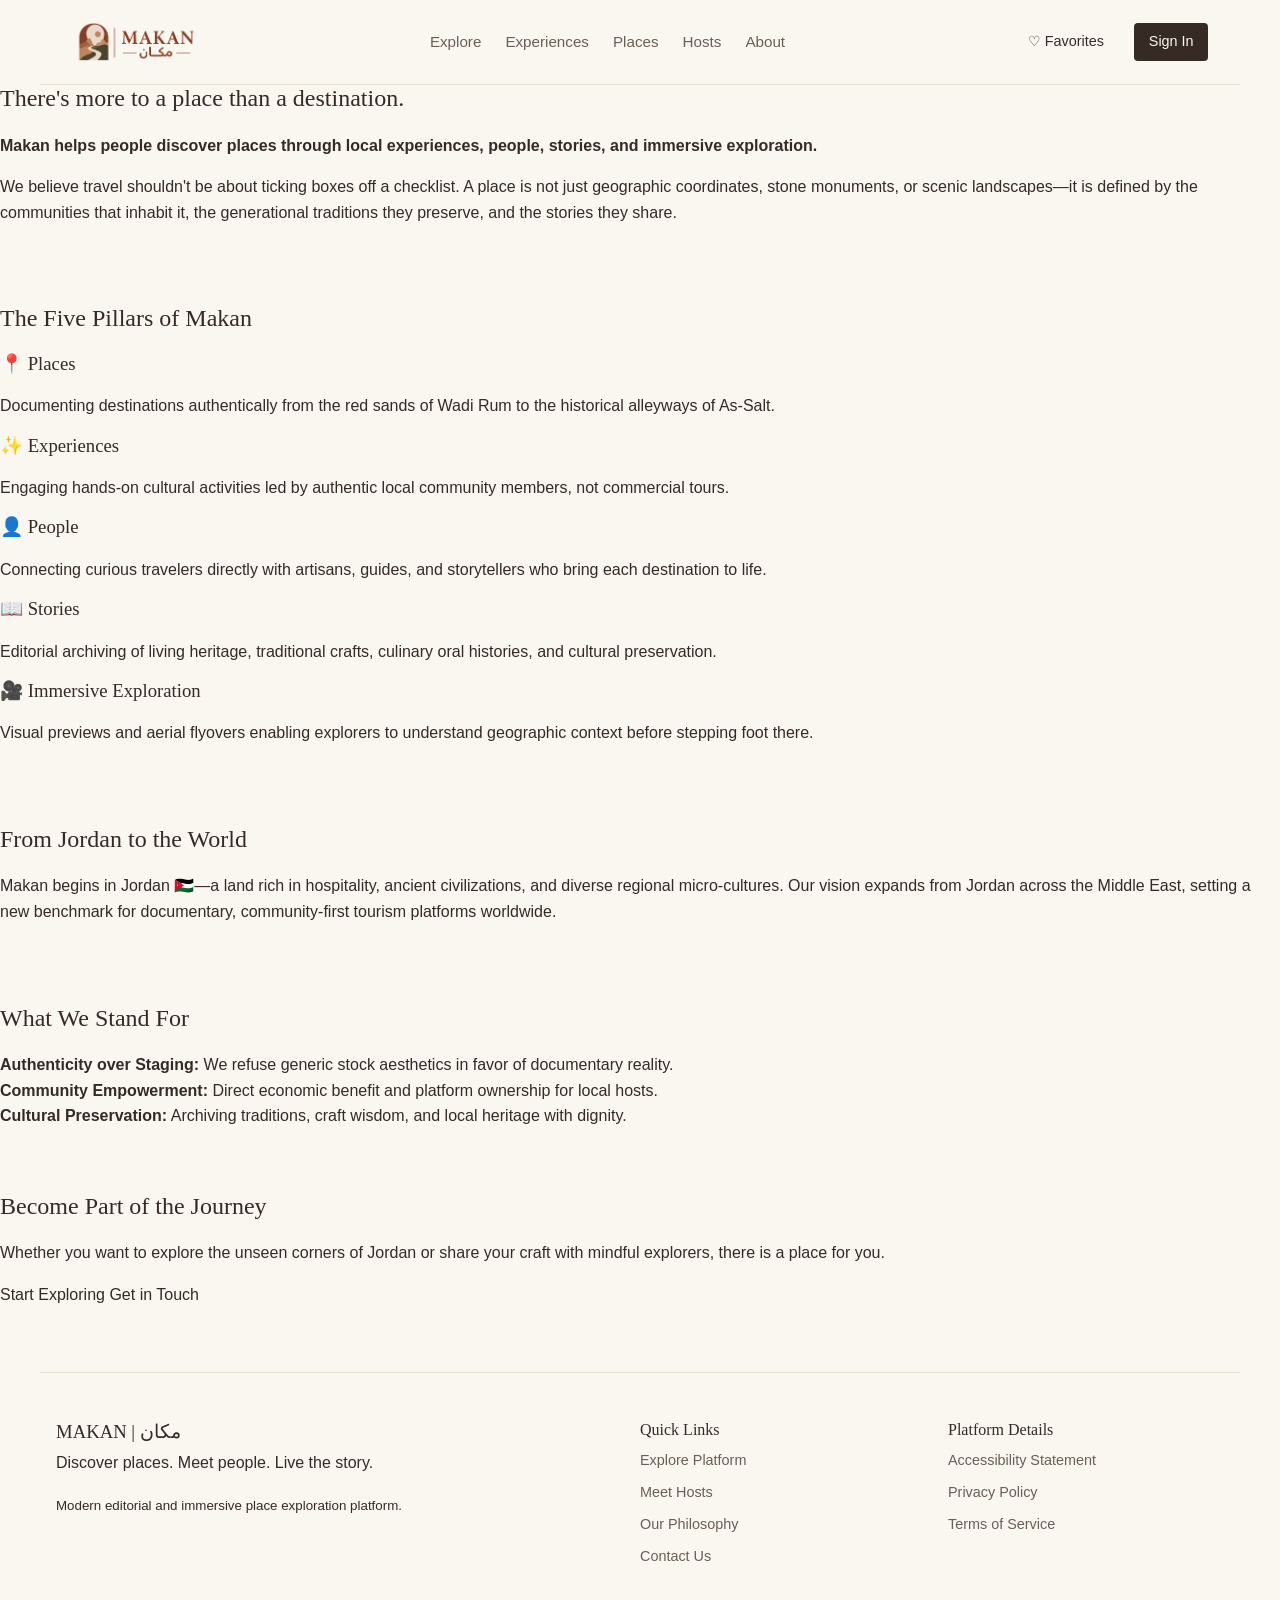
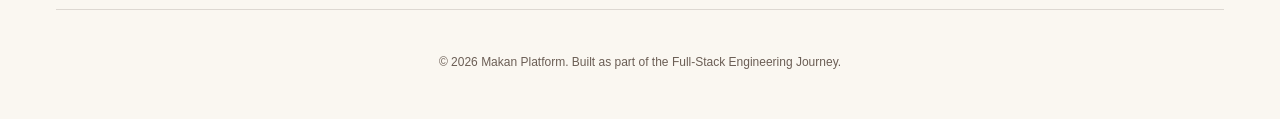
<file: pages/about.html>
<!DOCTYPE html>
<html lang="en">
<head>
    <meta charset="UTF-8">
    <meta name="viewport" content="width=device-width, initial-scale=1.0">
    <title>About Us | MAKAN -Our Philosophy and Story</title>
    <link rel="stylesheet" href="../css/style.css">
</head>
<body>
    <!-- 01. MAIN NAV-->
     <header>
        <a href="../index.html" aria-label="Makan Home" class="brand-logo">
            <img src= "../assets/icons/logo.png" alt = "MAKAN | مكان">
        </a>
        <nav aria-label="Primary Navigation">
            <ul>
                <li><a href="explore.html">Explore</a></li>
                <li><a href="experiences.html">Experiences</a></li>
                <li><a href="places.html">Places</a></li>
                <li><a href="hosts.html">Hosts</a></li>
                <li><a href="about.html">About</a></li>
            </ul>
        </nav>

        <div>
            <a href="favorites.html" aria-label="Saved Favorites">&#9825; Favorites</a>
            <a href="login.html">Sign In</a>
        </div>
     </header>
     <!-- MAIN CONTENT-->
    <main>
        <!-- 02. PHILOSOPHY & STORY -->
        <section id="philosophy" aria-labelledby="philosophy-heading">
            <h1 id="philosophy-heading">There's more to a place than a destination.</h1>
            <p><strong>Makan helps people discover places through local experiences, people, stories, and immersive exploration.</strong></p>
            <p>We believe travel shouldn't be about ticking boxes off a checklist. A place is not just geographic coordinates, stone monuments, or scenic landscapes—it is defined by the communities that inhabit it, the generational traditions they preserve, and the stories they share.</p>
        </section>
        <!-- 03. CORE PILLARS -->
        <section id="pillars" aria-labelledby="pillars-heading">
            <h2 id="pillars-heading">The Five Pillars of Makan</h2>
            <ul>
                <li>
                    <article>
                        <h3>📍 Places</h3>
                        <p>Documenting destinations authentically from the red sands of Wadi Rum to the historical alleyways of As-Salt.</p>
                    </article>
                </li>
                <li>
                    <article>
                        <h3>✨ Experiences</h3>
                        <p>Engaging hands-on cultural activities led by authentic local community members, not commercial tours.</p>
                    </article>
                </li>
                <li>
                    <article>
                        <h3>👤 People</h3>
                        <p>Connecting curious travelers directly with artisans, guides, and storytellers who bring each destination to life.</p>
                    </article>
                </li>
                <li>
                    <article>
                        <h3>📖 Stories</h3>
                        <p>Editorial archiving of living heritage, traditional crafts, culinary oral histories, and cultural preservation.</p>
                    </article>
                </li>
                <li>
                    <article>
                        <h3>🎥 Immersive Exploration</h3>
                        <p>Visual previews and aerial flyovers enabling explorers to understand geographic context before stepping foot there.</p>
                    </article>
                </li>
            </ul>
        </section>
        <!-- 04. OUR VISION -->
        <section id="vision" aria-labelledby="vision-heading">
            <h2 id="vision-heading">From Jordan to the World</h2>
            <p>Makan begins in Jordan 🇯🇴—a land rich in hospitality, ancient civilizations, and diverse regional micro-cultures. Our vision expands from Jordan across the Middle East, setting a new benchmark for documentary, community-first tourism platforms worldwide.</p>
        </section>

        <!-- 05. CORE VALUES -->
        <section id="values" aria-labelledby="values-heading">
            <h2 id="values-heading">What We Stand For</h2>
            <ul>
                <li><strong>Authenticity over Staging:</strong> We refuse generic stock aesthetics in favor of documentary reality.</li>
                <li><strong>Community Empowerment:</strong> Direct economic benefit and platform ownership for local hosts.</li>
                <li><strong>Cultural Preservation:</strong> Archiving traditions, craft wisdom, and local heritage with dignity.</li>
            </ul>
        </section>
        <!-- 06. CALL TO ACTION -->
        <section id="join-us" aria-labelledby="join-heading">
            <h2 id="join-heading">Become Part of the Journey</h2>
            <p>Whether you want to explore the unseen corners of Jordan or share your craft with mindful explorers, there is a place for you.</p>
            <div>
                <a href="explore.html">Start Exploring</a>
                <a href="contact.html">Get in Touch</a>
            </div>
        </section>
    </main>

    <!-- 07. FOOTER -->
    <footer>
        <div>
            <h3>MAKAN | مكان</h3>
            <p>Discover places. Meet people. Live the story.</p>
            <p><small>Modern editorial and immersive place exploration platform.</small></p>
        </div>

        <nav aria-label="Footer Quick Links">
            <h4>Quick Links</h4>
            <ul>
                <li><a href="explore.html">Explore Platform</a></li>
                <li><a href="hosts.html">Meet Hosts</a></li>
                <li><a href="about.html">Our Philosophy</a></li>
                <li><a href="contact.html">Contact Us</a></li>
            </ul>
        </nav>

        <nav aria-label="Legal and Accessibility">
            <h4>Platform Details</h4>
            <ul>
                <li><a href="accessibility.html">Accessibility Statement</a></li>
                <li><a href="privacy.html">Privacy Policy</a></li>
                <li><a href="terms.html">Terms of Service</a></li>
            </ul>
        </nav>

        <hr>
        <p><small>&copy; 2026 Makan Platform. Built as part of the Full-Stack Engineering Journey.</small></p>
    </footer>
    
</body>
</html>
</file>
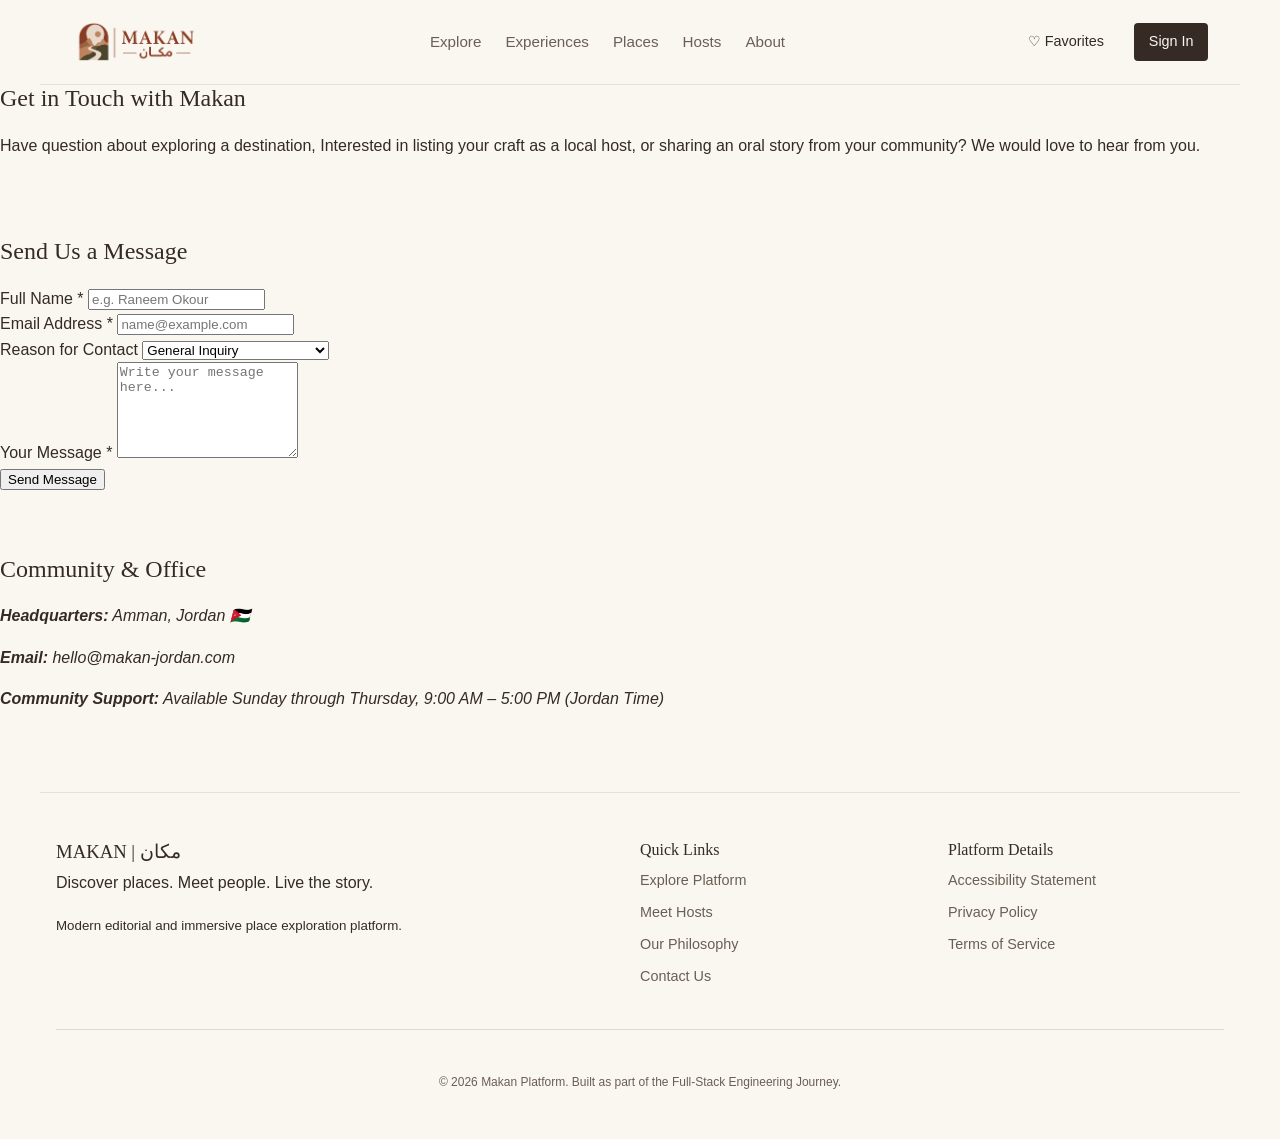
<file: pages/contact.html>
<!DOCTYPE html>
<html lang="en">
<head>
    <meta charset="UTF-8">
    <meta name="viewport" content="width=device-width, initial-scale=1.0">
    <title>Contact Us | MAKAN - Get in Touch</title>
    <link rel="stylesheet" href="../css/style.css">
</head>
<body>
    <!-- 01. MAIN NAVIGATION -->
    <header>
        <a href="../index.html" aria-label="Makan Home" class="brand-logo">
            <img src= "../assets/icons/logo.png" alt = "MAKAN | مكان">
        </a>
        <nav aria-label="Primary Navigation">
            <ul>
                <li><a href="explore.html">Explore</a></li>
                <li><a href="experiences.html">Experiences</a></li>
                <li><a href="places.html">Places</a></li>
                <li><a href="hosts.html">Hosts</a></li>
                <li><a href="about.html">About</a></li>
            </ul>
        </nav>

        <div>
            <a href="favorites.html" aria-label="Saved Favorites">&#9825; Favorites</a>
            <a href="login.html">Sign In</a>
        </div>
    </header>

    <!-- MAIN CONTENT -->
    <main>
        <!-- 02. INTRO SEC-->
        <section id="contact-intro" aria-labelledby="contact-heading">
            <h1 id="contact-heading">Get in Touch with Makan</h1>
            <p>Have question about exploring a destination, Interested in listing your craft as a local host, or sharing an oral story from your community? We would love to hear from you.</p>
        </section>
        <!-- 03. CONTACT FORM -->
        <section id="contact-form-section" aria-labelledby="form-heading">
            <h2 id="form-heading">Send Us a Message</h2>
            
            <form action="#" method="post">
                <!-- Full Name -->
                <div>
                    <label for="full-name">Full Name *</label>
                    <input type="text" id="full-name" name="full-name" required placeholder="e.g. Raneem Okour">
                </div>

                <!-- Email -->
                <div>
                    <label for="email">Email Address *</label>
                    <input type="email" id="email" name="email" required placeholder="name@example.com">
                </div>

                <!-- Subject Category -->
                <div>
                    <label for="topic">Reason for Contact</label>
                    <select id="topic" name="topic">
                        <option value="general">General Inquiry</option>
                        <option value="host">Become a Local Host</option>
                        <option value="story">Suggest a Story or Place</option>
                        <option value="support">Booking &amp; Platform Support</option>
                    </select>
                </div>

                <!-- Message Content -->
                <div>
                    <label for="message">Your Message *</label>
                    <textarea id="message" name="message" rows="6" required placeholder="Write your message here..."></textarea>
                </div>

                <!-- Submit Button -->
                <div>
                    <button type="submit">Send Message</button>
                </div>
            </form>
        </section>

        <!-- 04. DIRECT CONTACT DETAILS -->
        <section id="direct-contact" aria-labelledby="details-heading">
            <h2 id="details-heading">Community &amp; Office</h2>
            <address>
                <p><strong>Headquarters:</strong> Amman, Jordan 🇯🇴</p>
                <p><strong>Email:</strong> <a href="mailto:hello@makan-jordan.com">hello@makan-jordan.com</a></p>
                <p><strong>Community Support:</strong> Available Sunday through Thursday, 9:00 AM – 5:00 PM (Jordan Time)</p>
            </address>
        </section>
    </main>

    <!-- 05. FOOTER -->
    <footer>
        <div>
            <h3>MAKAN | مكان</h3>
            <p>Discover places. Meet people. Live the story.</p>
            <p><small>Modern editorial and immersive place exploration platform.</small></p>
        </div>

        <nav aria-label="Footer Quick Links">
            <h4>Quick Links</h4>
            <ul>
                <li><a href="explore.html">Explore Platform</a></li>
                <li><a href="hosts.html">Meet Hosts</a></li>
                <li><a href="about.html">Our Philosophy</a></li>
                <li><a href="contact.html">Contact Us</a></li>
            </ul>
        </nav>

        <nav aria-label="Legal and Accessibility">
            <h4>Platform Details</h4>
            <ul>
                <li><a href="accessibility.html">Accessibility Statement</a></li>
                <li><a href="privacy.html">Privacy Policy</a></li>
                <li><a href="terms.html">Terms of Service</a></li>
            </ul>
        </nav>

        <hr>
        <p><small>&copy; 2026 Makan Platform. Built as part of the Full-Stack Engineering Journey.</small></p>
    </footer>
</body>
</html>
</file>
<file: css/style.css>
/* ==========================================================================
   MAKAN — COMPLETE STYLESHEET (style.css)
   Theme: Modern Jordanian Editorial
   Palettes: Limestone, Cream, Deep Brown, Olive, Terracotta, Muted Blue
   Typography: Cormorant Garamond (Headings) + Inter (Body/UI)
   ========================================================================== */

/* --------------------------------------------------------------------------
   01. DESIGN TOKENS & CSS VARIABLES
   -------------------------------------------------------------------------- */
:root {
  /* Brand Palette (Hex values from Makan Project Bible) */
  --color-limestone:   #E8E0D2;
  --color-cream:       #FAF7F1;
  --color-deep-brown:  #352A24;
  --color-olive:       #556B4F;
  --color-terracotta:  #B9684B;
  --color-muted-blue:  #8EA8A8;

  /* Functional Roles */
  --bg-main:           var(--color-cream);
  --text-primary:      var(--color-deep-brown);
  --text-muted:        #6B5E55;
  --border-color:      var(--color-limestone);

  /* Typography */
  --font-heading:      'Cormorant Garamond', Georgia, serif;
  --font-body:         'Inter', -apple-system, BlinkMacSystemFont, "Segoe UI", Roboto, sans-serif;

  /* Layout & Spacing */
  --max-width:         1200px;
  --radius-sm:         4px;
  --radius-md:         8px;
  --transition-fast:   0.25s ease;
  --transition-smooth: 0.4s ease;
}

/* --------------------------------------------------------------------------
   02. RESET & BASE
   -------------------------------------------------------------------------- */
* {
  box-sizing: border-box;
}

html {
  scroll-behavior: smooth;
}

body {
  margin: 0;
  background-color: var(--bg-main);
  color: var(--text-primary);
  font-family: var(--font-body);
  line-height: 1.6;
}

img, video {
  max-width: 100%;
  display: block;
}

a {
  color: inherit;
  text-decoration: none;
}

ul {
  margin: 0;
  padding: 0;
  list-style: none;
}

h1, h2, h3, h4 {
  margin-top: 0;
  font-family: var(--font-heading);
  font-weight: 500;
  line-height: 1.15;
}

p {
  margin-top: 0;
}

/* --------------------------------------------------------------------------
   03. NAVIGATION & HEADER
   -------------------------------------------------------------------------- */
header {
  width: 100%;
  max-width: var(--max-width);
  margin: 0 auto;
  padding: 1.25rem 1rem;
  display: flex;
  flex-direction: column;
  align-items: center;
  gap: 1rem;
  border-bottom: 1px solid var(--border-color);
  background-color: var(--bg-main);
}

.brand-logo {
  display: inline-flex;
  align-items: center;
  text-decoration: none;
}

.brand-logo img {
  height: 44px;
  width: auto;
  display: block;
  object-fit: contain;
}

header nav[aria-label="Primary Navigation"] ul {
  display: flex;
  flex-wrap: wrap;
  justify-content: center;
  gap: 1.5rem;
}

header nav[aria-label="Primary Navigation"] a {
  font-size: 0.95rem;
  font-weight: 500;
  color: var(--text-muted);
  transition: color var(--transition-fast);
}

header nav[aria-label="Primary Navigation"] a:hover {
  color: var(--color-terracotta);
}

header > div {
  display: flex;
  align-items: center;
  gap: 1rem;
}

header > div a {
  font-size: 0.9rem;
  font-weight: 500;
  padding: 0.45rem 0.9rem;
  border-radius: var(--radius-sm);
}

header > div a[href*="login.html"] {
  background-color: var(--color-deep-brown);
  color: var(--color-cream);
  transition: background-color var(--transition-fast);
}

header > div a[href*="login.html"]:hover {
  background-color: var(--color-terracotta);
}

/* --------------------------------------------------------------------------
   04. HERO SECTION (CINEMATIC DISCOVERY)
   -------------------------------------------------------------------------- */
.hero-cinematic {
  position: relative;
  width: 100%;
  min-height: 90vh;
  display: flex;
  align-items: center;
  justify-content: center;
  text-align: center;
  overflow: hidden;
  margin-bottom: 3.5rem;
}

.hero-cinematic .hero-bg-img {
  position: absolute;
  inset: 0;
  width: 100%;
  height: 100%;
  object-fit: cover;
  object-position: center;
  z-index: 1;
}

.hero-cinematic .hero-overlay {
  position: absolute;
  inset: 0;
  background: linear-gradient(
    to bottom,
    rgba(30, 20, 15, 0.45) 0%,
    rgba(30, 20, 15, 0.70) 100%
  );
  z-index: 2;
}

.hero-content {
  position: relative;
  z-index: 3;
  width: 100%;
  max-width: 950px;
  padding: 3rem 1.5rem;
  color: var(--color-cream);
  display: flex;
  flex-direction: column;
  align-items: center;
}

.hero-badge {
  font-family: var(--font-body);
  font-size: 0.85rem;
  font-weight: 500;
  letter-spacing: 2px;
  text-transform: uppercase;
  color: rgba(250, 247, 241, 0.85);
  margin-bottom: 1.5rem;
}

.hero-title {
  font-size: clamp(2.4rem, 5.2vw, 4.2rem);
  font-weight: 400;
  line-height: 1.15;
  color: #FFFFFF;
  margin-bottom: 1.5rem;
  max-width: 850px;
}

.hero-desc {
  font-size: 1.05rem;
  line-height: 1.65;
  color: rgba(250, 247, 241, 0.9);
  max-width: 700px;
  margin-bottom: 2.2rem;
  font-weight: 300;
}

.hero-actions {
  display: flex;
  gap: 1.25rem;
  justify-content: center;
  flex-wrap: wrap;
}

.btn-primary {
  background-color: var(--color-cream);
  color: var(--color-deep-brown);
  padding: 0.85rem 1.85rem;
  font-weight: 500;
  font-size: 0.95rem;
  border-radius: var(--radius-sm);
  transition: all var(--transition-fast);
}

.btn-primary:hover {
  background-color: var(--color-terracotta);
  color: #FFFFFF;
}

.btn-secondary-glass {
  background: rgba(255, 255, 255, 0.12);
  backdrop-filter: blur(8px);
  -webkit-backdrop-filter: blur(8px);
  color: var(--color-cream);
  border: 1px solid rgba(250, 247, 241, 0.35);
  padding: 0.85rem 1.85rem;
  font-weight: 500;
  font-size: 0.95rem;
  border-radius: var(--radius-sm);
  transition: all var(--transition-fast);
}

.btn-secondary-glass:hover {
  background: rgba(255, 255, 255, 0.25);
  border-color: #FAF7F1;
}

/* --------------------------------------------------------------------------
   05. SHARED SECTION HEADERS
   -------------------------------------------------------------------------- */
main {
  display: flex;
  flex-direction: column;
  gap: 4rem;
  padding-bottom: 4rem;
}

.section-header-center {
  text-align: center;
  max-width: 680px;
  margin: 0 auto 2.5rem;
  padding: 0 1rem;
}

.section-subtitle {
  font-size: 0.8rem;
  font-weight: 600;
  letter-spacing: 2px;
  text-transform: uppercase;
  color: var(--color-olive);
  display: block;
  margin-bottom: 0.75rem;
}

.section-title {
  font-size: clamp(2.2rem, 3.8vw, 3rem);
  color: var(--color-deep-brown);
  margin-bottom: 0.75rem;
}

.section-desc {
  font-size: 1rem;
  color: var(--text-muted);
  line-height: 1.6;
}

/* --------------------------------------------------------------------------
   06. WHAT DO YOU FEEL LIKE? (MOOD CARDS - 3x2)
   -------------------------------------------------------------------------- */
.feelings-section {
  width: 100%;
  max-width: var(--max-width);
  margin: 0 auto;
  padding: 0 1rem;
}

.feelings-grid {
  display: grid;
  grid-template-columns: repeat(3, 1fr);
  gap: 1.5rem;
  width: 100%;
}

.feeling-card {
  position: relative;
  height: 400px;
  border-radius: var(--radius-sm);
  overflow: hidden;
  box-shadow: 0 4px 15px rgba(0, 0, 0, 0.06);
}

.feeling-card img {
  position: absolute;
  inset: 0;
  width: 100%;
  height: 100%;
  object-fit: cover;
  transition: transform var(--transition-smooth);
}

.feeling-card:hover img {
  transform: scale(1.05);
}

.feeling-card::after {
  content: '';
  position: absolute;
  inset: 0;
  background: linear-gradient(
    to top,
    rgba(20, 15, 12, 0.82) 0%,
    rgba(20, 15, 12, 0.20) 35%,
    transparent 65%
  );
  z-index: 2;
}

.feeling-card .card-label {
  position: absolute;
  bottom: 1.5rem;
  left: 0;
  right: 0;
  text-align: center;
  color: #FAF7F1;
  font-size: 1.1rem;
  font-weight: 500;
  letter-spacing: 0.5px;
  z-index: 3;
}

/* --------------------------------------------------------------------------
   07. EXPERIENCES (MOMENTS YOU'LL CARRY HOME)
   -------------------------------------------------------------------------- */
.experiences-section {
  width: 100%;
  max-width: var(--max-width);
  margin: 0 auto;
  padding: 0 1rem;
}

.experiences-grid {
  display: grid;
  grid-template-columns: repeat(3, 1fr);
  gap: 1.75rem;
  width: 100%;
}

.exp-card {
  background-color: var(--color-limestone);
  border-radius: var(--radius-sm);
  overflow: hidden;
  display: flex;
  flex-direction: column;
  transition: transform var(--transition-fast), box-shadow var(--transition-fast);
}

.exp-card:hover {
  transform: translateY(-4px);
  box-shadow: 0 10px 24px rgba(0, 0, 0, 0.08);
}

.exp-thumb {
  width: 100%;
  height: 220px;
  margin: 0;
  overflow: hidden;
}

.exp-thumb img {
  width: 100%;
  height: 100%;
  object-fit: cover;
  transition: transform var(--transition-smooth);
}

.exp-card:hover .exp-thumb img {
  transform: scale(1.05);
}

.exp-body {
  padding: 1.5rem;
  display: flex;
  flex-direction: column;
  flex-grow: 1;
}

.exp-body h3 {
  font-size: 1.5rem;
  color: var(--color-deep-brown);
  margin-bottom: 0.6rem;
}

.exp-body p {
  font-size: 0.92rem;
  line-height: 1.55;
  color: var(--text-muted);
  margin-bottom: 1.25rem;
  flex-grow: 1;
}

.exp-tags {
  display: flex;
  gap: 0.5rem;
  margin-bottom: 1.25rem;
}

.exp-tags .tag {
  font-size: 0.72rem;
  font-weight: 600;
  letter-spacing: 1px;
  padding: 0.25rem 0.6rem;
  background-color: rgba(53, 42, 36, 0.08);
  color: var(--color-deep-brown);
  border-radius: 2px;
}

.exp-body .btn-link {
  align-self: flex-start;
  font-size: 0.9rem;
  font-weight: 600;
  color: var(--color-deep-brown);
  text-decoration: underline;
  text-underline-offset: 4px;
  transition: color var(--transition-fast);
}

.exp-body .btn-link:hover {
  color: var(--color-terracotta);
}

.section-footer-center {
  text-align: center;
  margin-top: 2.5rem;
}

.btn-secondary {
  display: inline-block;
  background-color: var(--color-limestone);
  color: var(--color-deep-brown);
  border: 1px solid rgba(53, 42, 36, 0.15);
  padding: 0.85rem 2rem;
  font-size: 0.95rem;
  font-weight: 500;
  border-radius: var(--radius-sm);
  transition: all var(--transition-fast);
}

.btn-secondary:hover {
  background-color: var(--color-deep-brown);
  color: #FAF7F1;
}

/* --------------------------------------------------------------------------
   08. SIGNATURE FEATURE: MAKAN FLYOVER
   -------------------------------------------------------------------------- */
#flyover-preview {
  padding: 5rem max(1.5rem, calc((100vw - var(--max-width)) / 2));
  background: var(--color-deep-brown);
  color: var(--color-cream);
}

#flyover-preview h2 {
  font-size: clamp(2.2rem, 4vw, 3.2rem);
  color: var(--color-cream);
  margin-bottom: 0.5rem;
}

#flyover-preview > p {
  color: rgba(250, 247, 241, 0.85);
  max-width: 680px;
}

#flyover-preview article {
  margin-top: 2.5rem;
  background: rgba(255, 255, 255, 0.04);
  border: 1px solid rgba(250, 247, 241, 0.12);
  border-radius: var(--radius-md);
  padding: 2rem;
}

#flyover-preview article header h3 {
  font-size: 1.8rem;
  color: var(--color-cream);
  margin-bottom: 0.25rem;
}

#flyover-preview article header p small {
  color: var(--color-terracotta);
  text-transform: uppercase;
  letter-spacing: 1px;
  font-weight: 600;
}

#flyover-preview video {
  width: 100%;
  max-height: 520px;
  object-fit: cover;
  border-radius: var(--radius-sm);
  margin: 1.5rem 0;
}

#flyover-preview figcaption {
  font-size: 0.85rem;
  color: rgba(250, 247, 241, 0.6);
  text-align: center;
}

#flyover-preview aside {
  margin-top: 2rem;
  padding: 1.25rem 1.5rem;
  border-left: 3px solid var(--color-terracotta);
  background: rgba(0, 0, 0, 0.2);
  border-radius: 0 var(--radius-sm) var(--radius-sm) 0;
}

#flyover-preview aside h4 {
  color: var(--color-cream);
  font-size: 1.15rem;
  margin-bottom: 0.75rem;
}

#flyover-preview aside ul {
  display: flex;
  flex-direction: column;
  gap: 0.5rem;
}

#flyover-preview aside li {
  font-size: 0.95rem;
  color: rgba(250, 247, 241, 0.85);
}

#flyover-preview aside strong {
  color: #FFFFFF;
}

/* --------------------------------------------------------------------------
   09. MEET THE HOSTS
   -------------------------------------------------------------------------- */
#hosts {
  width: 100%;
  max-width: var(--max-width);
  margin: 0 auto;
  padding: 0 1rem;
}

#hosts h2 {
  font-size: clamp(2.2rem, 3.8vw, 3rem);
  color: var(--color-deep-brown);
  text-align: center;
  margin-bottom: 0.5rem;
}

#hosts > p {
  text-align: center;
  color: var(--text-muted);
  margin-bottom: 2.5rem;
}

#hosts ul {
  display: grid;
  grid-template-columns: repeat(auto-fit, minmax(300px, 1fr));
  gap: 2rem;
}

#hosts article {
  padding: 2.5rem 2rem;
  background: var(--color-limestone);
  border-radius: var(--radius-md);
  display: flex;
  flex-direction: column;
  align-items: center;
  text-align: center;
}

#hosts figure {
  margin: 0 0 1.25rem;
}

#hosts figure img {
  width: 130px;
  height: 130px;
  border-radius: 50%;
  object-fit: cover;
  border: 3px solid #FAF7F1;
}

#hosts h3 {
  font-size: 1.6rem;
  color: var(--color-deep-brown);
  margin-bottom: 0.35rem;
}

#hosts p strong {
  color: var(--color-terracotta);
  font-size: 0.9rem;
  letter-spacing: 0.5px;
}

#hosts p {
  font-size: 0.95rem;
  color: var(--text-muted);
  margin-bottom: 0.5rem;
}

#hosts article > a {
  margin-top: 1.25rem;
  font-size: 0.9rem;
  font-weight: 600;
  color: var(--color-deep-brown);
  text-decoration: underline;
  text-underline-offset: 4px;
}

/* --------------------------------------------------------------------------
   10. STORIES OF MAKAN
   -------------------------------------------------------------------------- */
#stories {
  background: var(--color-olive);
  color: var(--color-cream);
  padding: 5rem max(1.5rem, calc((100vw - var(--max-width)) / 2));
}

#stories h2 {
  font-size: clamp(2.2rem, 3.8vw, 3rem);
  color: var(--color-cream);
  margin-bottom: 0.5rem;
}

#stories > p {
  color: rgba(250, 247, 241, 0.85);
  margin-bottom: 2rem;
}

#stories article {
  max-width: 750px;
  background: rgba(0, 0, 0, 0.12);
  padding: 2.5rem;
  border-radius: var(--radius-md);
}

#stories article h3 {
  font-size: clamp(1.8rem, 3vw, 2.5rem);
  line-height: 1.25;
  margin-bottom: 0.75rem;
}

#stories article p small {
  color: rgba(250, 247, 241, 0.7);
  letter-spacing: 1px;
  text-transform: uppercase;
}

#stories article a {
  display: inline-block;
  margin-top: 1.5rem;
  font-weight: 600;
  color: #FAF7F1;
  text-decoration: underline;
  text-underline-offset: 4px;
}

/* --------------------------------------------------------------------------
   11. CALL TO ACTION (CTA)
   -------------------------------------------------------------------------- */
#cta {
  padding: 6rem 1.5rem;
  text-align: center;
  background: var(--color-limestone);
}

#cta h2 {
  font-size: clamp(2.2rem, 4vw, 3.8rem);
  color: var(--color-deep-brown);
  margin-bottom: 1rem;
}

#cta > p {
  max-width: 620px;
  margin: 0 auto 2.5rem;
  color: var(--text-muted);
  font-size: 1.05rem;
}

#cta div {
  display: flex;
  justify-content: center;
  gap: 1.25rem;
  flex-wrap: wrap;
}

#cta a[href*="explore"] {
  background: var(--color-deep-brown);
  color: #FAF7F1;
  padding: 0.85rem 2rem;
  border-radius: var(--radius-sm);
  font-weight: 500;
  transition: background-color var(--transition-fast);
}

#cta a[href*="explore"]:hover {
  background: var(--color-terracotta);
}

#cta a[href*="register"] {
  background: transparent;
  color: var(--color-deep-brown);
  border: 1px solid var(--color-deep-brown);
  padding: 0.85rem 2rem;
  border-radius: var(--radius-sm);
  font-weight: 500;
  transition: all var(--transition-fast);
}

#cta a[href*="register"]:hover {
  background: var(--color-deep-brown);
  color: #FAF7F1;
}

/* --------------------------------------------------------------------------
   12. FOOTER
   -------------------------------------------------------------------------- */
footer {
  border-top: 1px solid var(--border-color);
  background-color: var(--color-limestone);
  padding: 3rem 1.5rem 2rem;
  display: flex;
  flex-direction: column;
  gap: 2rem;
}

footer h3, footer h4 {
  margin-bottom: 0.5rem;
}

footer nav ul {
  display: flex;
  flex-direction: column;
  gap: 0.4rem;
}

footer nav a {
  font-size: 0.9rem;
  color: var(--text-muted);
}

footer nav a:hover {
  color: var(--text-primary);
  text-decoration: underline;
}

footer hr {
  border: 0;
  border-top: 1px solid rgba(53, 42, 36, 0.15);
  width: 100%;
}

footer > p {
  text-align: center;
  color: var(--text-muted);
  font-size: 0.9rem;
}

/* --------------------------------------------------------------------------
   13. RESPONSIVE BREAKPOINTS (Desktop & Mobile)
   -------------------------------------------------------------------------- */
@media (min-width: 768px) {
  header {
    flex-direction: row;
    justify-content: space-between;
    padding: 1.25rem 2rem;
  }

  footer {
    display: grid;
    grid-template-columns: 2fr 1fr 1fr;
    max-width: var(--max-width);
    margin: 0 auto;
    background-color: transparent;
    padding: 3rem 1rem 2rem;
  }

  footer hr, footer > p {
    grid-column: 1 / -1;
  }
}

@media (max-width: 992px) {
  .feelings-grid,
  .experiences-grid {
    grid-template-columns: repeat(2, 1fr);
  }
}

@media (max-width: 600px) {
  .feelings-grid,
  .experiences-grid {
    grid-template-columns: 1fr;
  }
  .feeling-card {
    height: 320px;
  }
}
</file>
